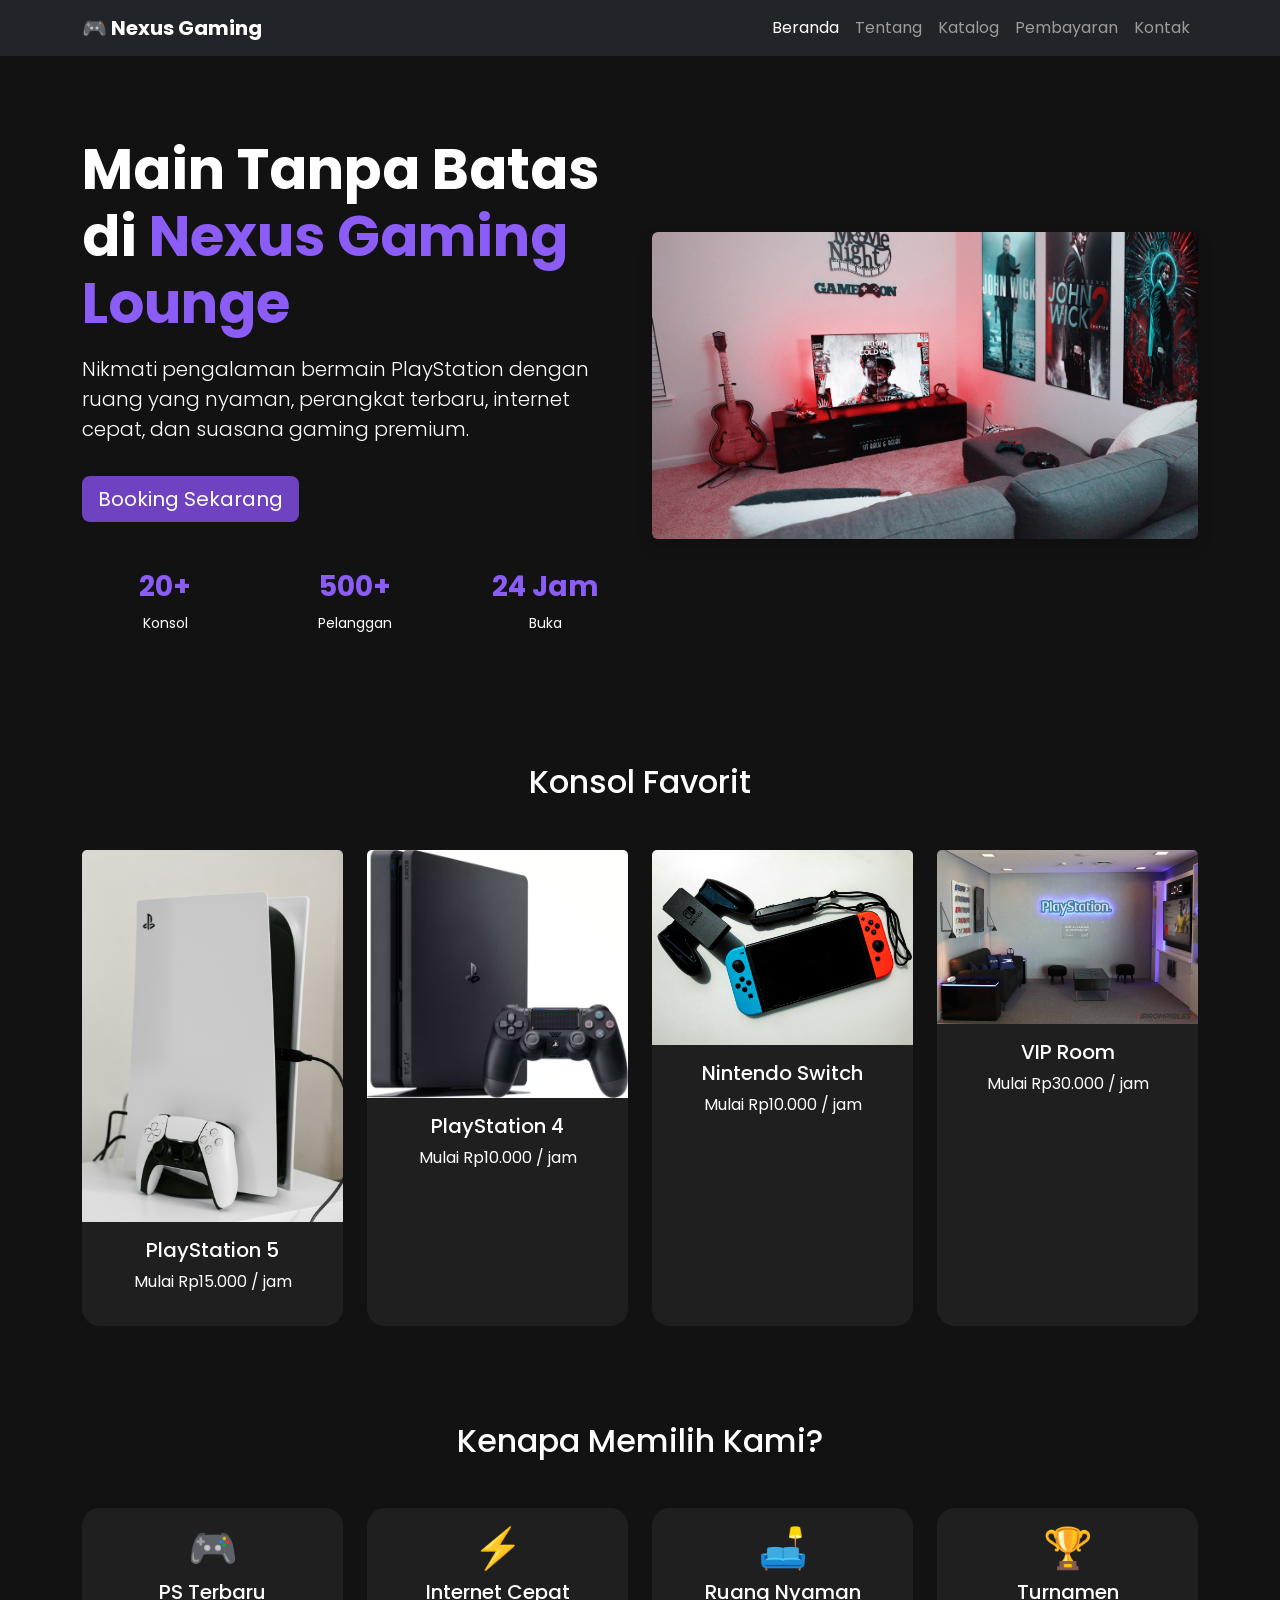
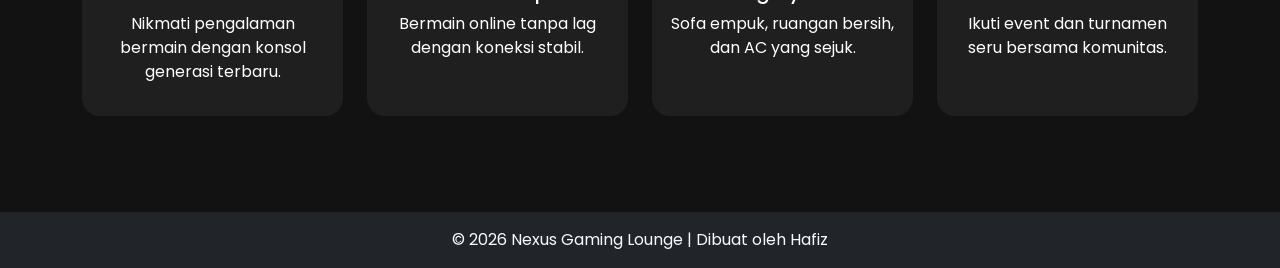
<file: index.html>
<!DOCTYPE html>
<html lang="id">
<head>
    <meta charset="UTF-8">
    <meta name="viewport" content="width=device-width, initial-scale=1.0">

    <title>Nexus Gaming Lounge</title>

    <!-- Bootstrap CSS -->
    <link href="https://cdn.jsdelivr.net/npm/bootstrap@5.3.8/dist/css/bootstrap.min.css" rel="stylesheet">

    <!-- Google Font -->
    <link href="https://fonts.googleapis.com/css2?family=Poppins:wght@300;400;500;600;700&display=swap" rel="stylesheet">

    <!-- CSS -->
    <link rel="stylesheet" href="css/style.css">
</head>

<body>

    <!-- ================= NAVBAR ================= -->

    <nav class="navbar navbar-expand-lg navbar-dark bg-dark sticky-top">

        <div class="container">

            <a class="navbar-brand fw-bold" href="index.html">
                🎮 Nexus Gaming
            </a>

            <button class="navbar-toggler"
                    type="button"
                    data-bs-toggle="collapse"
                    data-bs-target="#navbarNav">

                <span class="navbar-toggler-icon"></span>

            </button>

            <div class="collapse navbar-collapse justify-content-end"
                 id="navbarNav">

                <ul class="navbar-nav">

                    <li class="nav-item">
                        <a class="nav-link active" href="index.html">
                            Beranda
                        </a>
                    </li>

                    <li class="nav-item">
                        <a class="nav-link" href="tentang.html">
                            Tentang
                        </a>
                    </li>

                    <li class="nav-item">
                        <a class="nav-link" href="katalog.html">
                            Katalog
                        </a>
                    </li>

                    <li class="nav-item">
                        <a class="nav-link" href="bayar.html">
                            Pembayaran
                        </a>
                    </li>

                    <li class="nav-item">
                        <a class="nav-link" href="kontak.html">
                            Kontak
                        </a>
                    </li>

                </ul>

            </div>

        </div>

    </nav>



<section class="hero">

    <div class="container">

        <div class="row align-items-center">

            <div class="col-lg-6">

                <h1 class="display-4 fw-bold">
                    Main Tanpa Batas di
                    <span class="text-primary">
                        Nexus Gaming Lounge
                    </span>
                </h1>

                <p class="lead mt-3">
                    Nikmati pengalaman bermain PlayStation dengan ruang yang nyaman,
                    perangkat terbaru, internet cepat, dan suasana gaming premium.
                </p>

                <a href="katalog.html" class="btn btn-primary btn-lg mt-3">
                    Booking Sekarang
                </a>
<div class="row mt-5 text-center">

    <div class="col-4">
        <h3 class="fw-bold text-primary">20+</h3>
        <small>Konsol</small>
    </div>

    <div class="col-4">
        <h3 class="fw-bold text-primary">500+</h3>
        <small>Pelanggan</small>
    </div>

    <div class="col-4">
        <h3 class="fw-bold text-primary">24 Jam</h3>
        <small>Buka</small>
    </div>

</div>
            </div>

            <div class="col-lg-6 text-center">

                <img src="Hero.jpg"
                     class="img-fluid rounded shadow"
                     alt="Gaming Room">

            </div>

        </div>

    </div>

</section>





<section class="py-5">

    <div class="container">

        <h2 class="text-center mb-5">
            Konsol Favorit
        </h2>

        <div class="row g-4">

            <div class="col-md-3">
                <div class="card h-100">
                    <img src="nik-ads33nL7V4k-unsplash.jpg" class="card-img-top" alt="PS5">
                    <div class="card-body text-center">
                        <h5>PlayStation 5</h5>
                        <p>Mulai Rp15.000 / jam</p>
                    </div>
                </div>
            </div>

            <div class="col-md-3">
                <div class="card h-100">
                    <img src="PS 4 Console.avif" class="card-img-top" alt="PS4">
                    <div class="card-body text-center">
                        <h5>PlayStation 4</h5>
                        <p>Mulai Rp10.000 / jam</p>
                    </div>
                </div>
            </div>

            <div class="col-md-3">
                <div class="card h-100">
                    <img src="daniel-rykhev-UuLX0r-gKJI-unsplash.jpg" class="card-img-top" alt="Switch">
                    <div class="card-body text-center">
                        <h5>Nintendo Switch</h5>
                        <p>Mulai Rp10.000 / jam</p>
                    </div>
                </div>
            </div>

            <div class="col-md-3">
                <div class="card h-100">
                    <img src="ps-ezeiza01.jpg" class="card-img-top" alt="VIP">
                    <div class="card-body text-center">
                        <h5>VIP Room</h5>
                        <p>Mulai Rp30.000 / jam</p>
                    </div>
                </div>
            </div>

        </div>

    </div>

</section>





<section class="py-5">

    <div class="container">

        <h2 class="text-center mb-5">
            Kenapa Memilih Kami?
        </h2>

        <div class="row g-4">

            <div class="col-md-3">

                <div class="card h-100 text-center p-3">

                    <h1>🎮</h1>

                    <h5>PS Terbaru</h5>

                    <p>
                        Nikmati pengalaman bermain dengan konsol generasi terbaru.
                    </p>

                </div>

            </div>

            <div class="col-md-3">

                <div class="card h-100 text-center p-3">

                    <h1>⚡</h1>

                    <h5>Internet Cepat</h5>

                    <p>
                        Bermain online tanpa lag dengan koneksi stabil.
                    </p>

                </div>

            </div>

            <div class="col-md-3">

                <div class="card h-100 text-center p-3">

                    <h1>🛋️</h1>

                    <h5>Ruang Nyaman</h5>

                    <p>
                        Sofa empuk, ruangan bersih, dan AC yang sejuk.
                    </p>

                </div>

            </div>

            <div class="col-md-3">

                <div class="card h-100 text-center p-3">

                    <h1>🏆</h1>

                    <h5>Turnamen</h5>

                    <p>
                        Ikuti event dan turnamen seru bersama komunitas.
                    </p>

                </div>

            </div>

        </div>

    </div>

</section>





    <!-- FOOTER -->

    <footer class="bg-dark text-light text-center py-3 mt-5">

        <p class="mb-0">
            © 2026 Nexus Gaming Lounge | Dibuat oleh Hafiz
        </p>

    </footer>


    <!-- Bootstrap JS -->
    <script src="https://cdn.jsdelivr.net/npm/bootstrap@5.3.8/dist/js/bootstrap.bundle.min.js"></script>

    <!-- JS -->
    <script src="js/script.js"></script>

</body>
</html>
</file>
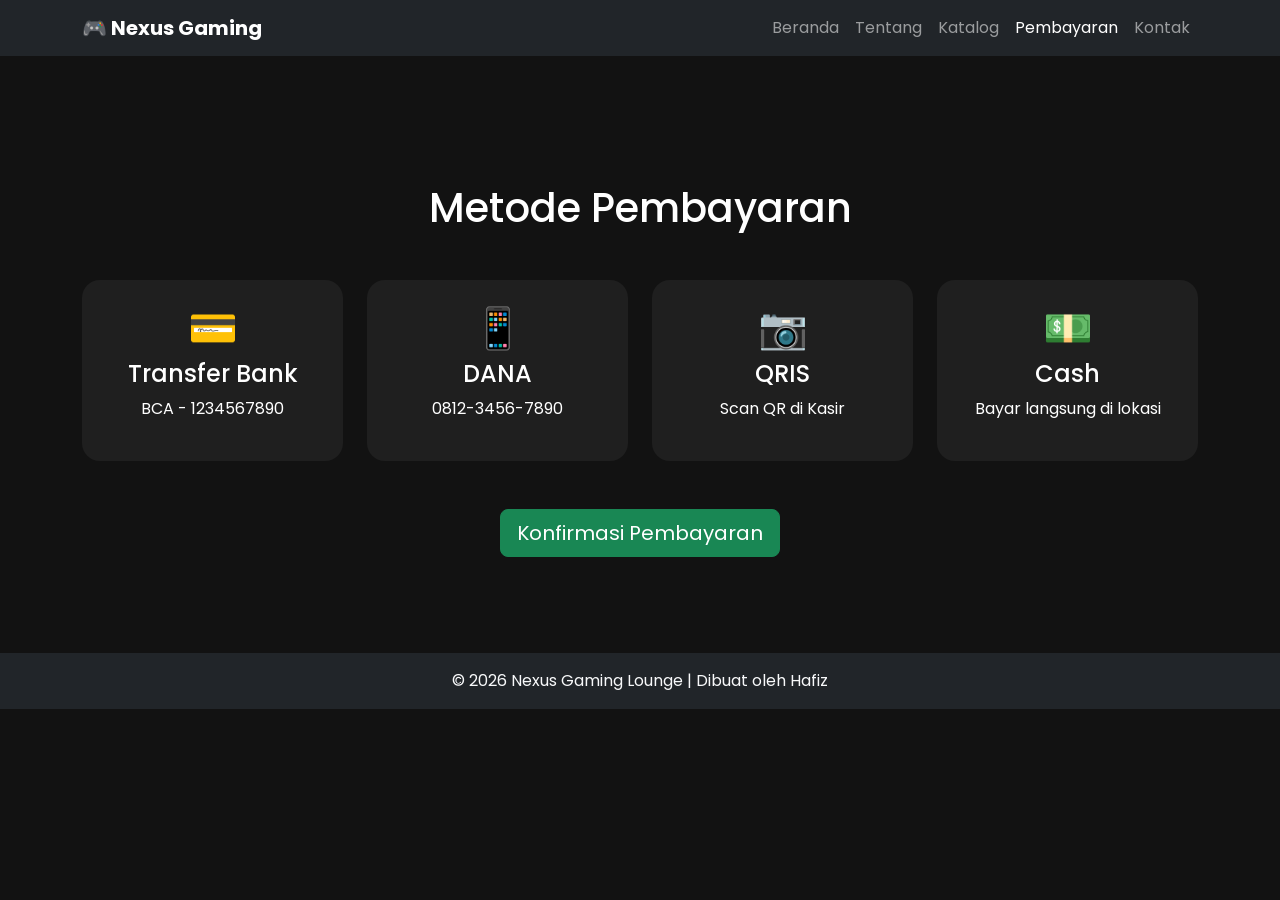
<file: bayar.html>
<!DOCTYPE html>
<html lang="id">
<head>
    <meta charset="UTF-8">
    <meta name="viewport" content="width=device-width, initial-scale=1.0">

    <title>Nexus Gaming Lounge</title>

    <!-- Bootstrap CSS -->
    <link href="https://cdn.jsdelivr.net/npm/bootstrap@5.3.8/dist/css/bootstrap.min.css" rel="stylesheet">

    <!-- Google Font -->
    <link href="https://fonts.googleapis.com/css2?family=Poppins:wght@300;400;500;600;700&display=swap" rel="stylesheet">

    <!-- CSS -->
    <link rel="stylesheet" href="css/style.css">
</head>

<body>

    <!-- ================= NAVBAR ================= -->

    <nav class="navbar navbar-expand-lg navbar-dark bg-dark sticky-top">

        <div class="container">

            <a class="navbar-brand fw-bold" href="index.html">
                🎮 Nexus Gaming
            </a>

            <button class="navbar-toggler"
                    type="button"
                    data-bs-toggle="collapse"
                    data-bs-target="#navbarNav">

                <span class="navbar-toggler-icon"></span>

            </button>

            <div class="collapse navbar-collapse justify-content-end"
                 id="navbarNav">

                <ul class="navbar-nav">

                    <li class="nav-item">
                        <a class="nav-link" href="index.html">
                            Beranda
                        </a>
                    </li>

                    <li class="nav-item">
                        <a class="nav-link" href="tentang.html">
                            Tentang
                        </a>
                    </li>

                    <li class="nav-item">
                        <a class="nav-link" href="katalog.html">
                            Katalog
                        </a>
                    </li>

                    <li class="nav-item">
                        <a class="nav-link active" href="bayar.html">
                            Pembayaran
                        </a>
                    </li>

                    <li class="nav-item">
                        <a class="nav-link" href="kontak.html">
                            Kontak
                        </a>
                    </li>

                </ul>

            </div>

        </div>

    </nav>



<section class="hero">

<section class="py-5">

<div class="container">

<h1 class="text-center mb-5">
Metode Pembayaran
</h1>

<div class="row g-4">

<div class="col-md-3">

<div class="card h-100 text-center p-4">

<h1>💳</h1>

<h4>Transfer Bank</h4>

<p>BCA - 1234567890</p>

</div>

</div>

<div class="col-md-3">

<div class="card h-100 text-center p-4">

<h1>📱</h1>

<h4>DANA</h4>

<p>0812-3456-7890</p>

</div>

</div>

<div class="col-md-3">

<div class="card h-100 text-center p-4">

<h1>📷</h1>

<h4>QRIS</h4>

<p>Scan QR di Kasir</p>

</div>

</div>

<div class="col-md-3">

<div class="card h-100 text-center p-4">

<h1>💵</h1>

<h4>Cash</h4>

<p>Bayar langsung di lokasi</p>

</div>

</div>

</div>

<div class="text-center mt-5">

<button class="btn btn-success btn-lg" id="konfirmasi">
Konfirmasi Pembayaran
</button>

</div>

</div>

</section>
    <footer class="bg-dark text-light text-center py-3 mt-5">

        <p class="mb-0">
            © 2026 Nexus Gaming Lounge | Dibuat oleh Hafiz
        </p>

    </footer>


    <!-- Bootstrap JS -->
    <script src="https://cdn.jsdelivr.net/npm/bootstrap@5.3.8/dist/js/bootstrap.bundle.min.js"></script>

    <!-- JS -->
    <script src="js/script.js"></script>

</body>
</html>
</file>
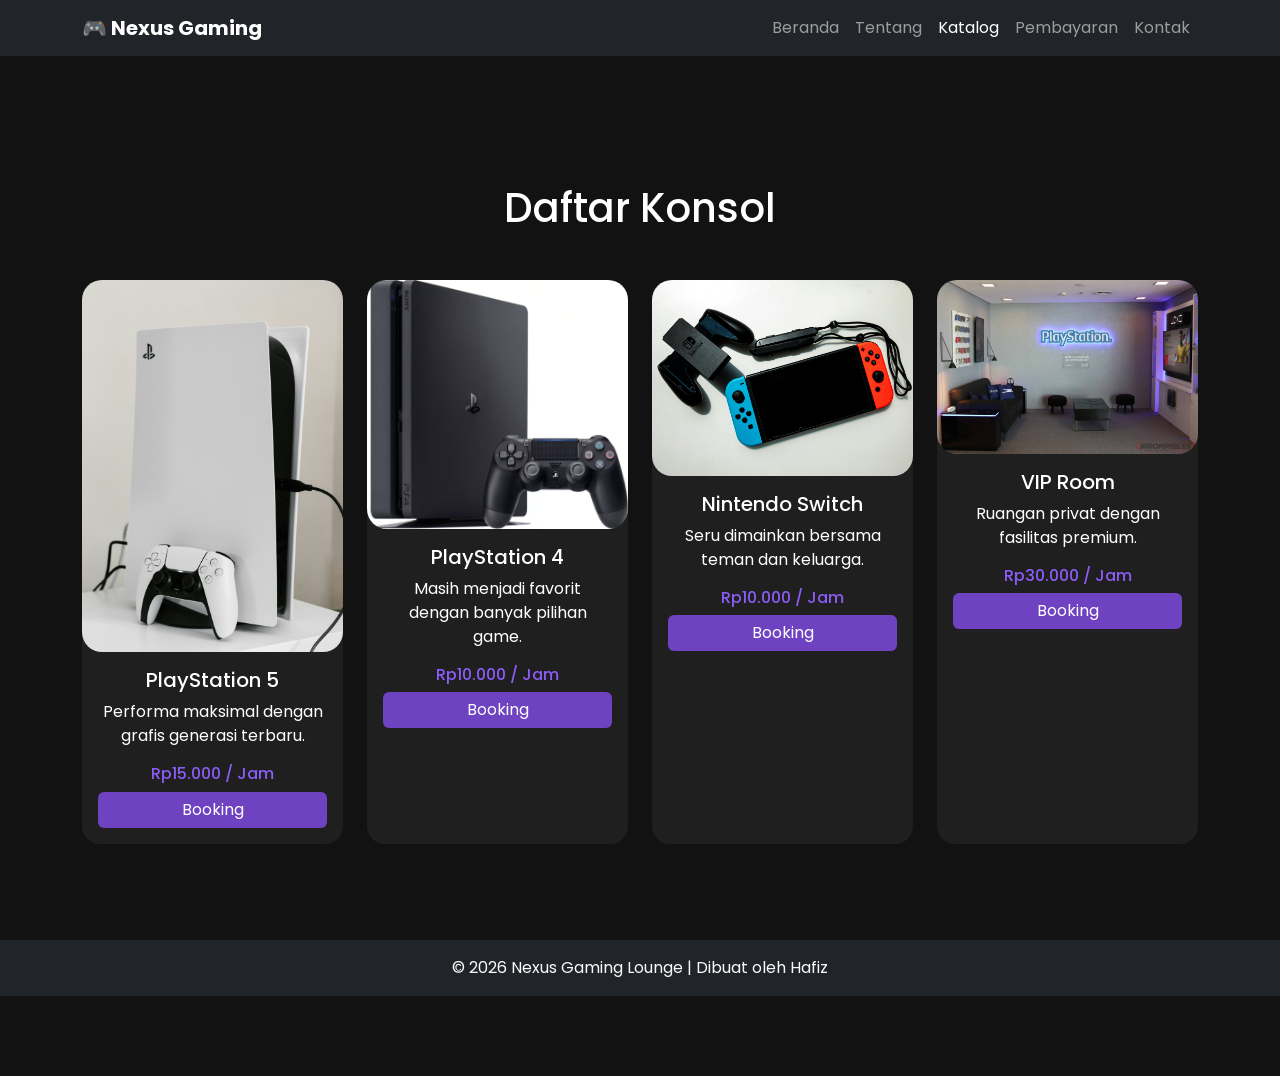
<file: katalog.html>
<!DOCTYPE html>
<html lang="id">
<head>
    <meta charset="UTF-8">
    <meta name="viewport" content="width=device-width, initial-scale=1.0">

    <title>Nexus Gaming Lounge</title>

    <!-- Bootstrap CSS -->
    <link href="https://cdn.jsdelivr.net/npm/bootstrap@5.3.8/dist/css/bootstrap.min.css" rel="stylesheet">

    <!-- Google Font -->
    <link href="https://fonts.googleapis.com/css2?family=Poppins:wght@300;400;500;600;700&display=swap" rel="stylesheet">

    <!-- CSS -->
    <link rel="stylesheet" href="css/style.css">
</head>

<body>

    <!-- ================= NAVBAR ================= -->

    <nav class="navbar navbar-expand-lg navbar-dark bg-dark sticky-top">

        <div class="container">

            <a class="navbar-brand fw-bold" href="index.html">
                🎮 Nexus Gaming
            </a>

            <button class="navbar-toggler"
                    type="button"
                    data-bs-toggle="collapse"
                    data-bs-target="#navbarNav">

                <span class="navbar-toggler-icon"></span>

            </button>

            <div class="collapse navbar-collapse justify-content-end"
                 id="navbarNav">

                <ul class="navbar-nav">

                    <li class="nav-item">
                        <a class="nav-link" href="index.html">
                            Beranda
                        </a>
                    </li>

                    <li class="nav-item">
                        <a class="nav-link" href="tentang.html">
                            Tentang
                        </a>
                    </li>

                    <li class="nav-item">
                        <a class="nav-link active" href="katalog.html">
                            Katalog
                        </a>
                    </li>

                    <li class="nav-item">
                        <a class="nav-link" href="bayar.html">
                            Pembayaran
                        </a>
                    </li>

                    <li class="nav-item">
                        <a class="nav-link" href="kontak.html">
                            Kontak
                        </a>
                    </li>

                </ul>

            </div>

        </div>

    </nav>



<section class="hero">

<section class="py-5">

<div class="container">

<h1 class="text-center mb-5">
Daftar Konsol
</h1>

<div class="row g-4">

<div class="col-md-3">

<div class="card h-100">

<img src="nik-ads33nL7V4k-unsplash.jpg" class="card-img-top">

<div class="card-body text-center">

<h5>PlayStation 5</h5>

<p>
Performa maksimal dengan grafis generasi terbaru.
</p>

<h6 class="text-primary">
Rp15.000 / Jam
</h6>

<button class="btn btn-primary w-100 booking-btn">
Booking
</button>

</div>

</div>

</div>

<div class="col-md-3">

<div class="card h-100">

<img src="PS 4 Console.avif" class="card-img-top">

<div class="card-body text-center">

<h5>PlayStation 4</h5>

<p>
Masih menjadi favorit dengan banyak pilihan game.
</p>

<h6 class="text-primary">
Rp10.000 / Jam
</h6>

<button class="btn btn-primary w-100 booking-btn">
Booking
</button>

</div>

</div>

</div>

<div class="col-md-3">

<div class="card h-100">

<img src="daniel-rykhev-UuLX0r-gKJI-unsplash.jpg" class="card-img-top">

<div class="card-body text-center">

<h5>Nintendo Switch</h5>

<p>
Seru dimainkan bersama teman dan keluarga.
</p>

<h6 class="text-primary">
Rp10.000 / Jam
</h6>

<button class="btn btn-primary w-100 booking-btn">
Booking
</button>

</div>

</div>

</div>

<div class="col-md-3">

<div class="card h-100">

<img src="ps-ezeiza01.jpg" class="card-img-top">

<div class="card-body text-center">

<h5>VIP Room</h5>

<p>
Ruangan privat dengan fasilitas premium.
</p>

<h6 class="text-primary">
Rp30.000 / Jam
</h6>

<button class="btn btn-primary w-100 booking-btn">
Booking
</button>

</div>

</div>

</div>

</div>

</div>

</section>
    <footer class="bg-dark text-light text-center py-3 mt-5">

        <p class="mb-0">
            © 2026 Nexus Gaming Lounge | Dibuat oleh Hafiz
        </p>

    </footer>


    <!-- Bootstrap JS -->
    <script src="https://cdn.jsdelivr.net/npm/bootstrap@5.3.8/dist/js/bootstrap.bundle.min.js"></script>

    <!-- JS -->
    <script src="js/script.js"></script>

</body>
</html>
</file>
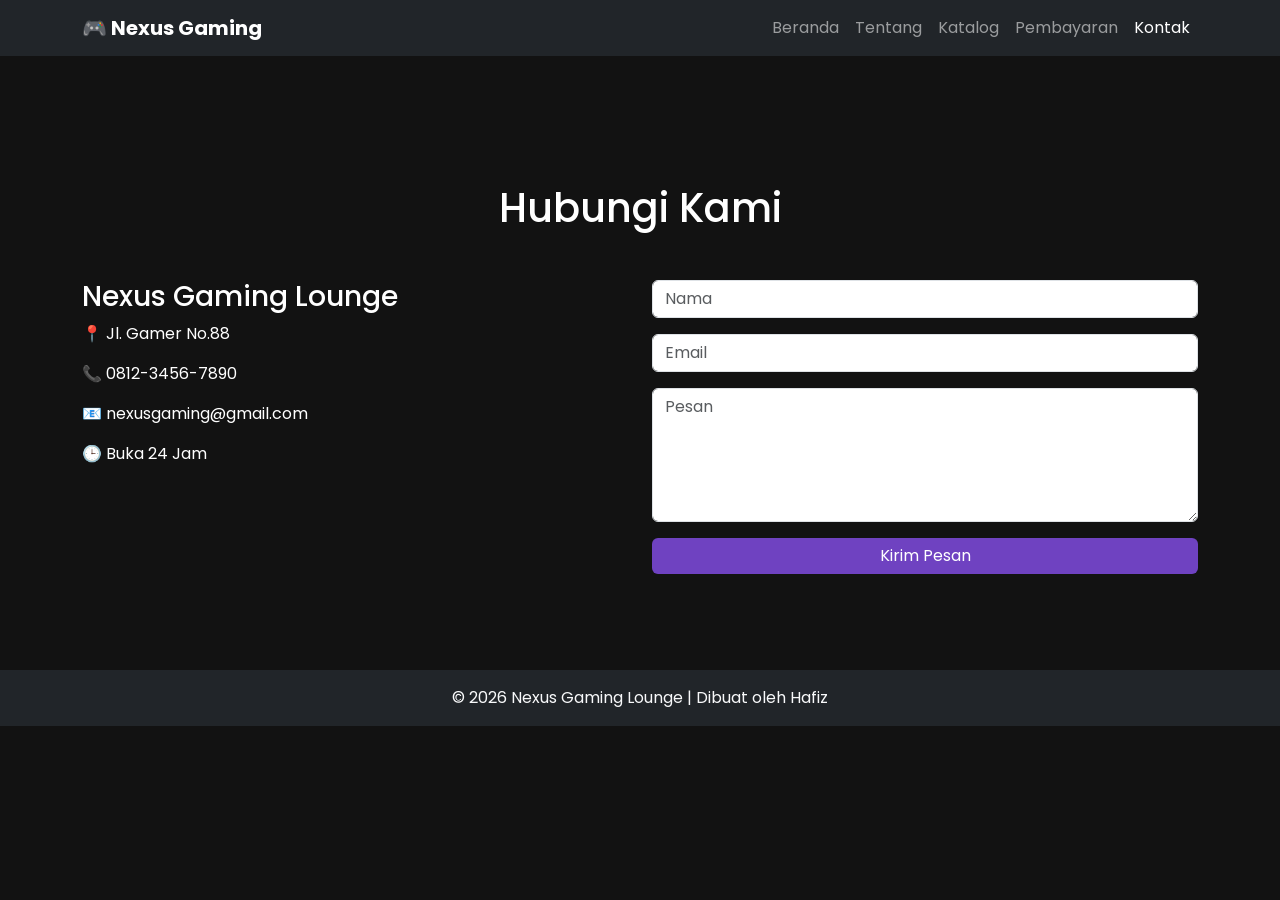
<file: kontak.html>
<!DOCTYPE html>
<html lang="id">
<head>
    <meta charset="UTF-8">
    <meta name="viewport" content="width=device-width, initial-scale=1.0">

    <title>Nexus Gaming Lounge</title>

    <!-- Bootstrap CSS -->
    <link href="https://cdn.jsdelivr.net/npm/bootstrap@5.3.8/dist/css/bootstrap.min.css" rel="stylesheet">

    <!-- Google Font -->
    <link href="https://fonts.googleapis.com/css2?family=Poppins:wght@300;400;500;600;700&display=swap" rel="stylesheet">

    <!-- CSS -->
    <link rel="stylesheet" href="css/style.css">
</head>

<body>

    <!-- ================= NAVBAR ================= -->

    <nav class="navbar navbar-expand-lg navbar-dark bg-dark sticky-top">

        <div class="container">

            <a class="navbar-brand fw-bold" href="index.html">
                🎮 Nexus Gaming
            </a>

            <button class="navbar-toggler"
                    type="button"
                    data-bs-toggle="collapse"
                    data-bs-target="#navbarNav">

                <span class="navbar-toggler-icon"></span>

            </button>

            <div class="collapse navbar-collapse justify-content-end"
                 id="navbarNav">

                <ul class="navbar-nav">

                    <li class="nav-item">
                        <a class="nav-link" href="index.html">
                            Beranda
                        </a>
                    </li>

                    <li class="nav-item">
                        <a class="nav-link" href="tentang.html">
                            Tentang
                        </a>
                    </li>

                    <li class="nav-item">
                        <a class="nav-link" href="katalog.html">
                            Katalog
                        </a>
                    </li>

                    <li class="nav-item">
                        <a class="nav-link" href="bayar.html">
                            Pembayaran
                        </a>
                    </li>

                    <li class="nav-item">
                        <a class="nav-link active" href="kontak.html">
                            Kontak
                        </a>
                    </li>

                </ul>

            </div>

        </div>

    </nav>



<section class="hero">

<section class="py-5">

<div class="container">

<h1 class="text-center mb-5">
Hubungi Kami
</h1>

<div class="row">

<div class="col-lg-6">

<h3>Nexus Gaming Lounge</h3>

<p>📍 Jl. Gamer No.88</p>

<p>📞 0812-3456-7890</p>

<p>📧 nexusgaming@gmail.com</p>

<p>🕒 Buka 24 Jam</p>

</div>

<div class="col-lg-6">

<form id="contactForm">

<div class="mb-3">

<input
type="text"
class="form-control"
placeholder="Nama">

</div>

<div class="mb-3">

<input
type="email"
class="form-control"
placeholder="Email">

</div>

<div class="mb-3">

<textarea
class="form-control"
rows="5"
placeholder="Pesan"></textarea>

</div>

<button
class="btn btn-primary w-100"
type="submit">

Kirim Pesan

</button>

</form>

</div>

</div>

</div>

</section>
    <footer class="bg-dark text-light text-center py-3 mt-5">

        <p class="mb-0">
            © 2026 Nexus Gaming Lounge | Dibuat oleh Hafiz
        </p>

    </footer>


    <!-- Bootstrap JS -->
    <script src="https://cdn.jsdelivr.net/npm/bootstrap@5.3.8/dist/js/bootstrap.bundle.min.js"></script>

    <!-- JS -->
    <script src="js/script.js"></script>

</body>
</html>
</file>
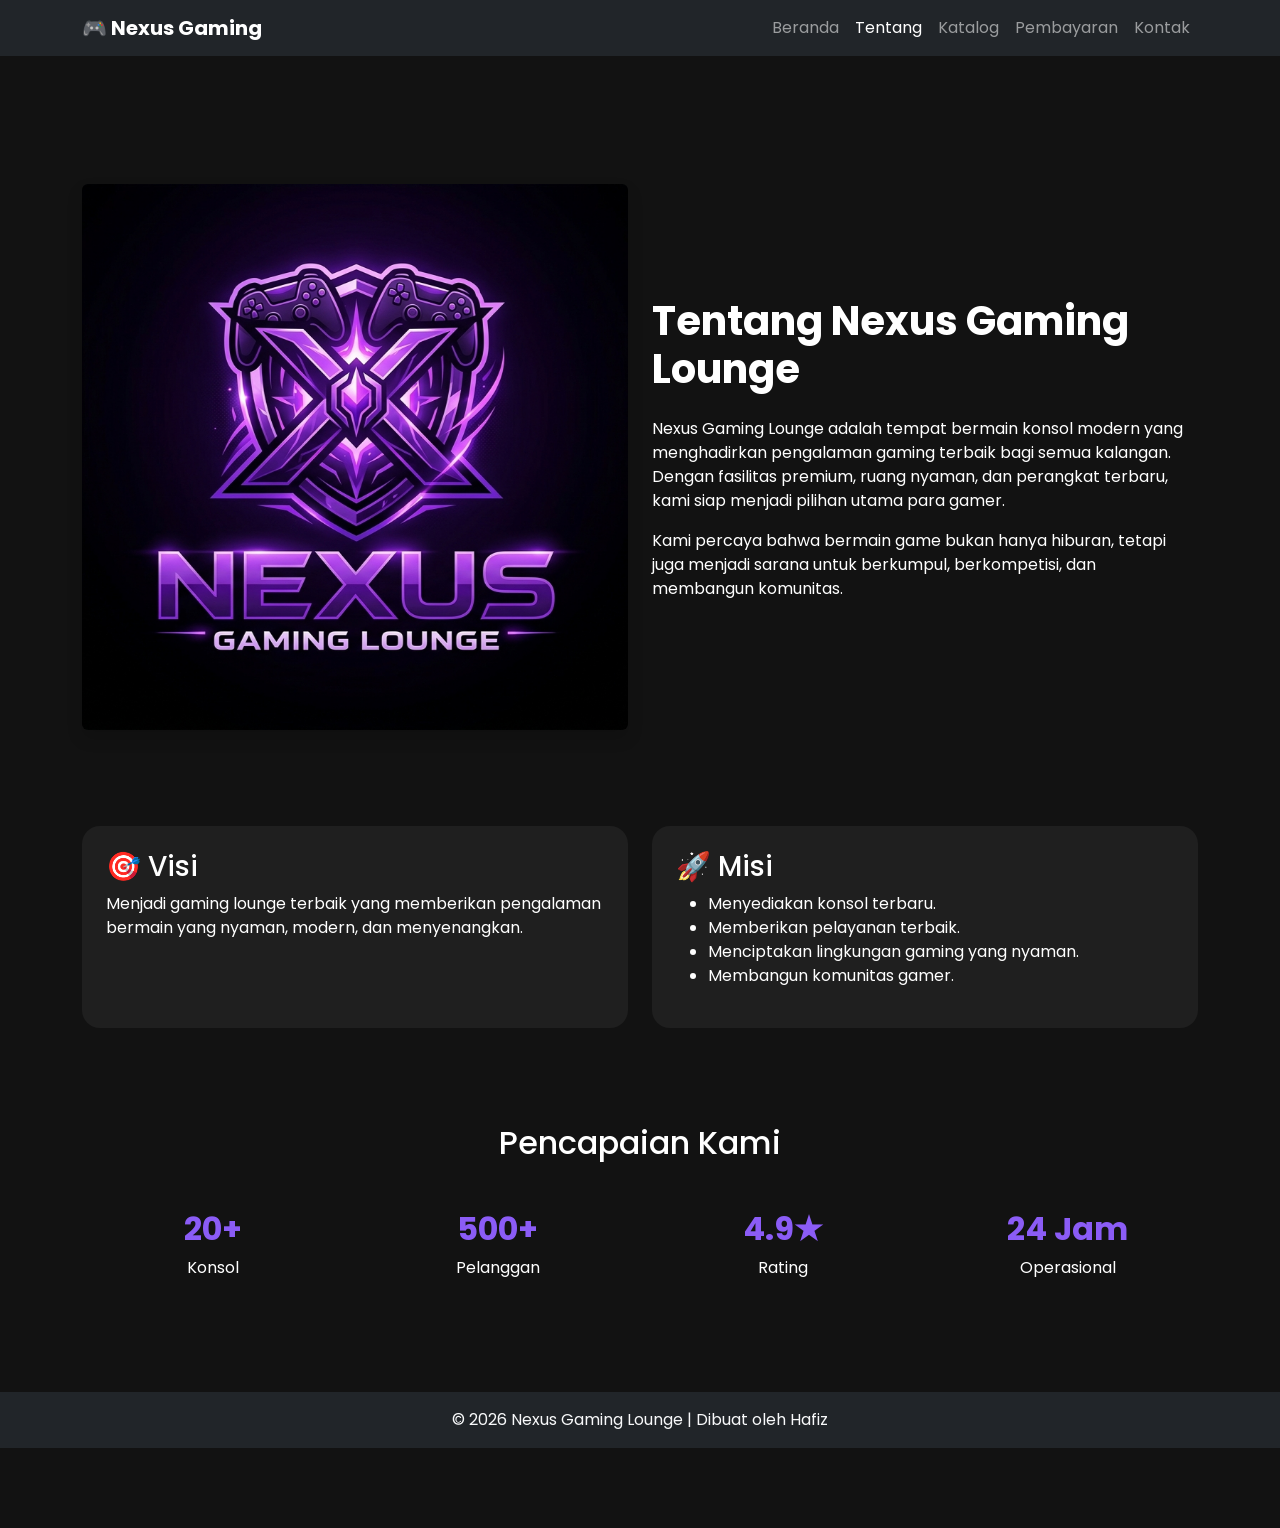
<file: tentang.html>
<!DOCTYPE html>
<html lang="id">
<head>
    <meta charset="UTF-8">
    <meta name="viewport" content="width=device-width, initial-scale=1.0">

    <title>Nexus Gaming Lounge</title>

    <!-- Bootstrap CSS -->
    <link href="https://cdn.jsdelivr.net/npm/bootstrap@5.3.8/dist/css/bootstrap.min.css" rel="stylesheet">

    <!-- Google Font -->
    <link href="https://fonts.googleapis.com/css2?family=Poppins:wght@300;400;500;600;700&display=swap" rel="stylesheet">

    <!-- CSS -->
    <link rel="stylesheet" href="css/style.css">
</head>

<body>

    <!-- ================= NAVBAR ================= -->

    <nav class="navbar navbar-expand-lg navbar-dark bg-dark sticky-top">

        <div class="container">

            <a class="navbar-brand fw-bold" href="index.html">
                🎮 Nexus Gaming
            </a>

            <button class="navbar-toggler"
                    type="button"
                    data-bs-toggle="collapse"
                    data-bs-target="#navbarNav">

                <span class="navbar-toggler-icon"></span>

            </button>

            <div class="collapse navbar-collapse justify-content-end"
                 id="navbarNav">

                <ul class="navbar-nav">

                    <li class="nav-item">
                        <a class="nav-link" href="index.html">
                            Beranda
                        </a>
                    </li>

                    <li class="nav-item">
                        <a class="nav-link active" href="tentang.html">
                            Tentang
                        </a>
                    </li>

                    <li class="nav-item">
                        <a class="nav-link" href="katalog.html">
                            Katalog
                        </a>
                    </li>

                    <li class="nav-item">
                        <a class="nav-link" href="bayar.html">
                            Pembayaran
                        </a>
                    </li>

                    <li class="nav-item">
                        <a class="nav-link" href="kontak.html">
                            Kontak
                        </a>
                    </li>

                </ul>

            </div>

        </div>

    </nav>



<section class="hero">

<section class="py-5">

    <div class="container">

        <div class="row align-items-center">

            <div class="col-lg-6">

                <img src="Gemini_Generated_Image_6rw7x6rw7x6rw7x6.png"
                     class="img-fluid rounded shadow"
                     alt="Tentang Kami">

            </div>

            <div class="col-lg-6">

                <h1 class="fw-bold mb-4">
                    Tentang Nexus Gaming Lounge
                </h1>

                <p>
                    Nexus Gaming Lounge adalah tempat bermain konsol modern yang
                    menghadirkan pengalaman gaming terbaik bagi semua kalangan.
                    Dengan fasilitas premium, ruang nyaman, dan perangkat terbaru,
                    kami siap menjadi pilihan utama para gamer.
                </p>

                <p>
                    Kami percaya bahwa bermain game bukan hanya hiburan,
                    tetapi juga menjadi sarana untuk berkumpul,
                    berkompetisi, dan membangun komunitas.
                </p>

            </div>

        </div>

    </div>

</section>
<section class="py-5">

<div class="container">

<div class="row">

<div class="col-md-6">

<div class="card h-100 p-4">

<h3>🎯 Visi</h3>

<p>
Menjadi gaming lounge terbaik yang memberikan pengalaman bermain
yang nyaman, modern, dan menyenangkan.
</p>

</div>

</div>

<div class="col-md-6">

<div class="card h-100 p-4">

<h3>🚀 Misi</h3>

<ul>

<li>Menyediakan konsol terbaru.</li>

<li>Memberikan pelayanan terbaik.</li>

<li>Menciptakan lingkungan gaming yang nyaman.</li>

<li>Membangun komunitas gamer.</li>

</ul>

</div>

</div>

</div>

</div>

</section>
<section class="py-5">

<div class="container text-center">

<h2 class="mb-5">Pencapaian Kami</h2>

<div class="row">

<div class="col-md-3">

<h2 class="text-primary fw-bold">20+</h2>

<p>Konsol</p>

</div>

<div class="col-md-3">

<h2 class="text-primary fw-bold">500+</h2>

<p>Pelanggan</p>

</div>

<div class="col-md-3">

<h2 class="text-primary fw-bold">4.9★</h2>

<p>Rating</p>

</div>

<div class="col-md-3">

<h2 class="text-primary fw-bold">24 Jam</h2>

<p>Operasional</p>

</div>

</div>

</div>

</section>

    <!-- FOOTER -->

    <footer class="bg-dark text-light text-center py-3 mt-5">

        <p class="mb-0">
            © 2026 Nexus Gaming Lounge | Dibuat oleh Hafiz
        </p>

    </footer>


    <!-- Bootstrap JS -->
    <script src="https://cdn.jsdelivr.net/npm/bootstrap@5.3.8/dist/js/bootstrap.bundle.min.js"></script>

    <!-- JS -->
    <script src="js/script.js"></script>

</body>
</html>
</file>
<file: css/style.css>
body{
    font-family: 'Poppins', sans-serif;
    background-color: #121212;
    color: white;
}
.hero{
    padding:80px 0;
}

.hero img{
    border-radius:20px;
}

.btn-primary{
    background:#6f42c1;
    border:none;
}

.btn-primary:hover{
    background:#5b34a1;
}

.text-primary{
    color:#8b5cf6 !important;
}
.card{
    background:#fd2e2e;
    color:white;
    border:none;
    border-radius:18px;
    transition:0.3s;
}

.card{
    background:#1f1f1f;
    color:white;
    border:none;
    border-radius:18px;
    transition: all .3s ease;
}

.card:hover{
    transform: translateY(-10px);
    box-shadow:0 15px 30px rgba(0,0,0,.4);
    cursor:pointer;
}
</file>
